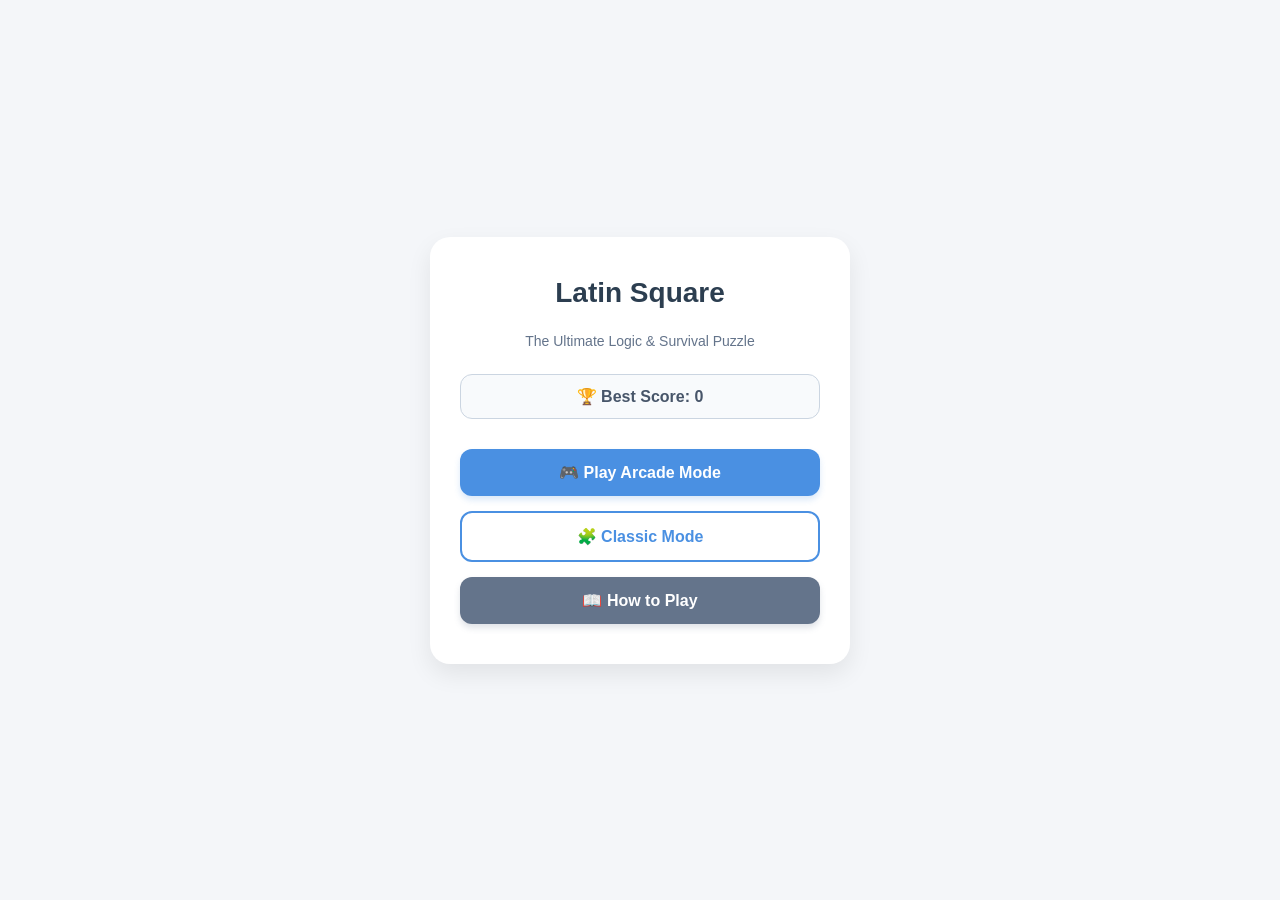
<file: index.html>
<!DOCTYPE html>
<html lang="en">
<head>
    <meta charset="UTF-8">
    <meta name="viewport" content="width=device-width, initial-scale=1.0">
    <title>Latin Square Puzzle - Home</title>
    <style>
        :root {
            --bg-color: #f4f6f9;
            --card-bg: #ffffff;
            --primary-color: #4a90e2;
            --text-color: #2c3e50;
            --border-color: #cbd5e1;
            --accent-color: #2ec4b6;
        }

        body {
            font-family: 'Segoe UI', Tahoma, Geneva, Verdana, sans-serif;
            background-color: var(--bg-color);
            color: var(--text-color);
            display: flex;
            flex-direction: column;
            align-items: center;
            justify-content: center;
            min-height: 100vh;
            margin: 0;
            padding: 20px;
            box-sizing: border-box;
        }

        .menu-container {
            background: var(--card-bg);
            padding: 40px 30px;
            border-radius: 20px;
            box-shadow: 0 10px 25px rgba(0, 0, 0, 0.08);
            display: flex;
            flex-direction: column;
            align-items: center;
            max-width: 360px;
            width: 100%;
            text-align: center;
        }

        h1 {
            margin-top: 0;
            margin-bottom: 10px;
            font-size: 28px;
            color: var(--text-color);
        }

        p.subtitle {
            color: #64748b;
            font-size: 14px;
            margin-bottom: 25px;
        }

        .high-score-banner {
            background: #f8fafc;
            border: 1px solid var(--border-color);
            padding: 12px 20px;
            border-radius: 12px;
            font-size: 16px;
            font-weight: 600;
            color: #475569;
            margin-bottom: 30px;
            width: 100%;
            box-sizing: border-box;
        }

        .menu-buttons {
            display: flex;
            flex-direction: column;
            gap: 15px;
            width: 100%;
        }

        .btn {
            background-color: var(--primary-color);
            color: white;
            border: none;
            padding: 14px;
            font-size: 16px;
            font-weight: bold;
            border-radius: 12px;
            cursor: pointer;
            text-decoration: none;
            transition: all 0.2s ease;
            box-shadow: 0 4px 6px rgba(74, 144, 226, 0.2);
            display: block;
            box-sizing: border-box;
        }

        .btn:hover {
            transform: translateY(-2px);
            box-shadow: 0 6px 12px rgba(74, 144, 226, 0.3);
        }

        .btn-secondary {
            background-color: #ffffff;
            color: var(--primary-color);
            border: 2px solid var(--primary-color);
            box-shadow: none;
        }

        .btn-secondary:hover {
            background-color: #f0f7ff;
        }

        .btn-info {
            background-color: #64748b;
            box-shadow: 0 4px 6px rgba(100, 116, 139, 0.2);
        }
        
        .btn-info:hover {
            background-color: #475569;
        }
    </style>
</head>
<body>

    <div class="menu-container">
        <h1>Latin Square</h1>
        <p class="subtitle">The Ultimate Logic & Survival Puzzle</p>

        <div class="high-score-banner">
            🏆 Best Score: <span id="homeHighScore">0</span>
        </div>

        <div class="menu-buttons">
            <!-- Arcade Survival Mode -->
            <a href="latinSquare.html?mode=arcade" class="btn">🎮 Play Arcade Mode</a>
            
            <!-- Classic Puzzle Mode -->
            <a href="latinSquare.html?mode=classic" class="btn btn-secondary">🧩 Classic Mode</a>
            
            <!-- Info Screen Placeholder -->
            <a href="info.html" class="btn btn-info">📖 How to Play</a>
        </div>
    </div>

    <script>
        // Automatically fetch and display the high score from local storage
        window.addEventListener('DOMContentLoaded', () => {
            const savedHighScore = localStorage.getItem('latinSquareHighScore') || 0;
            document.getElementById('homeHighScore').textContent = savedHighScore;
        });
    </script>

</body>
</html>
</file>
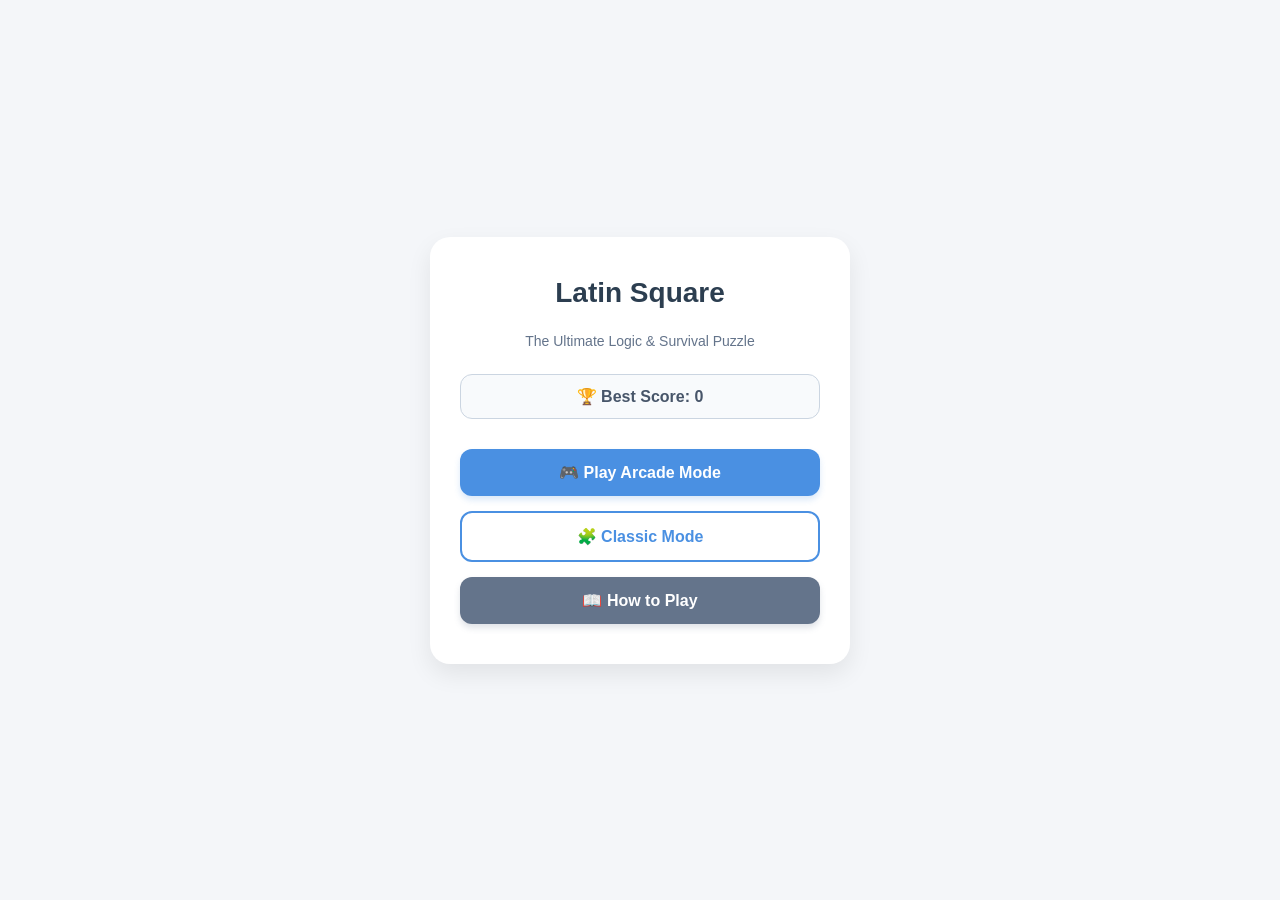
<file: homepage.html>
<!DOCTYPE html>
<html lang="en">
<head>
    <meta charset="UTF-8">
    <meta name="viewport" content="width=device-width, initial-scale=1.0">
    <title>Latin Square Puzzle - Home</title>
    <style>
        :root {
            --bg-color: #f4f6f9;
            --card-bg: #ffffff;
            --primary-color: #4a90e2;
            --text-color: #2c3e50;
            --border-color: #cbd5e1;
            --accent-color: #2ec4b6;
        }

        body {
            font-family: 'Segoe UI', Tahoma, Geneva, Verdana, sans-serif;
            background-color: var(--bg-color);
            color: var(--text-color);
            display: flex;
            flex-direction: column;
            align-items: center;
            justify-content: center;
            min-height: 100vh;
            margin: 0;
            padding: 20px;
            box-sizing: border-box;
        }

        .menu-container {
            background: var(--card-bg);
            padding: 40px 30px;
            border-radius: 20px;
            box-shadow: 0 10px 25px rgba(0, 0, 0, 0.08);
            display: flex;
            flex-direction: column;
            align-items: center;
            max-width: 360px;
            width: 100%;
            text-align: center;
        }

        h1 {
            margin-top: 0;
            margin-bottom: 10px;
            font-size: 28px;
            color: var(--text-color);
        }

        p.subtitle {
            color: #64748b;
            font-size: 14px;
            margin-bottom: 25px;
        }

        .high-score-banner {
            background: #f8fafc;
            border: 1px solid var(--border-color);
            padding: 12px 20px;
            border-radius: 12px;
            font-size: 16px;
            font-weight: 600;
            color: #475569;
            margin-bottom: 30px;
            width: 100%;
            box-sizing: border-box;
        }

        .menu-buttons {
            display: flex;
            flex-direction: column;
            gap: 15px;
            width: 100%;
        }

        .btn {
            background-color: var(--primary-color);
            color: white;
            border: none;
            padding: 14px;
            font-size: 16px;
            font-weight: bold;
            border-radius: 12px;
            cursor: pointer;
            text-decoration: none;
            transition: all 0.2s ease;
            box-shadow: 0 4px 6px rgba(74, 144, 226, 0.2);
            display: block;
            box-sizing: border-box;
        }

        .btn:hover {
            transform: translateY(-2px);
            box-shadow: 0 6px 12px rgba(74, 144, 226, 0.3);
        }

        .btn-secondary {
            background-color: #ffffff;
            color: var(--primary-color);
            border: 2px solid var(--primary-color);
            box-shadow: none;
        }

        .btn-secondary:hover {
            background-color: #f0f7ff;
        }

        .btn-info {
            background-color: #64748b;
            box-shadow: 0 4px 6px rgba(100, 116, 139, 0.2);
        }
        
        .btn-info:hover {
            background-color: #475569;
        }
    </style>
</head>
<body>

    <div class="menu-container">
        <h1>Latin Square</h1>
        <p class="subtitle">The Ultimate Logic & Survival Puzzle</p>

        <div class="high-score-banner">
            🏆 Best Score: <span id="homeHighScore">0</span>
        </div>

        <div class="menu-buttons">
            <!-- Main arcade survival mode -->
            <a href="latinSquare.html" class="btn">🎮 Play Arcade Mode</a>
            
            <!-- Future placeholders -->
            <a href="classic.html" class="btn btn-secondary">🧩 Classic Mode</a>
            <a href="info.html" class="btn btn-info">📖 How to Play</a>
        </div>
    </div>

    <script>
        // Automatically fetch and display the high score from local storage
        window.addEventListener('DOMContentLoaded', () => {
            const savedHighScore = localStorage.getItem('latinSquareHighScore') || 0;
            document.getElementById('homeHighScore').textContent = savedHighScore;
        });
    </script>

</body>
</html>
</file>
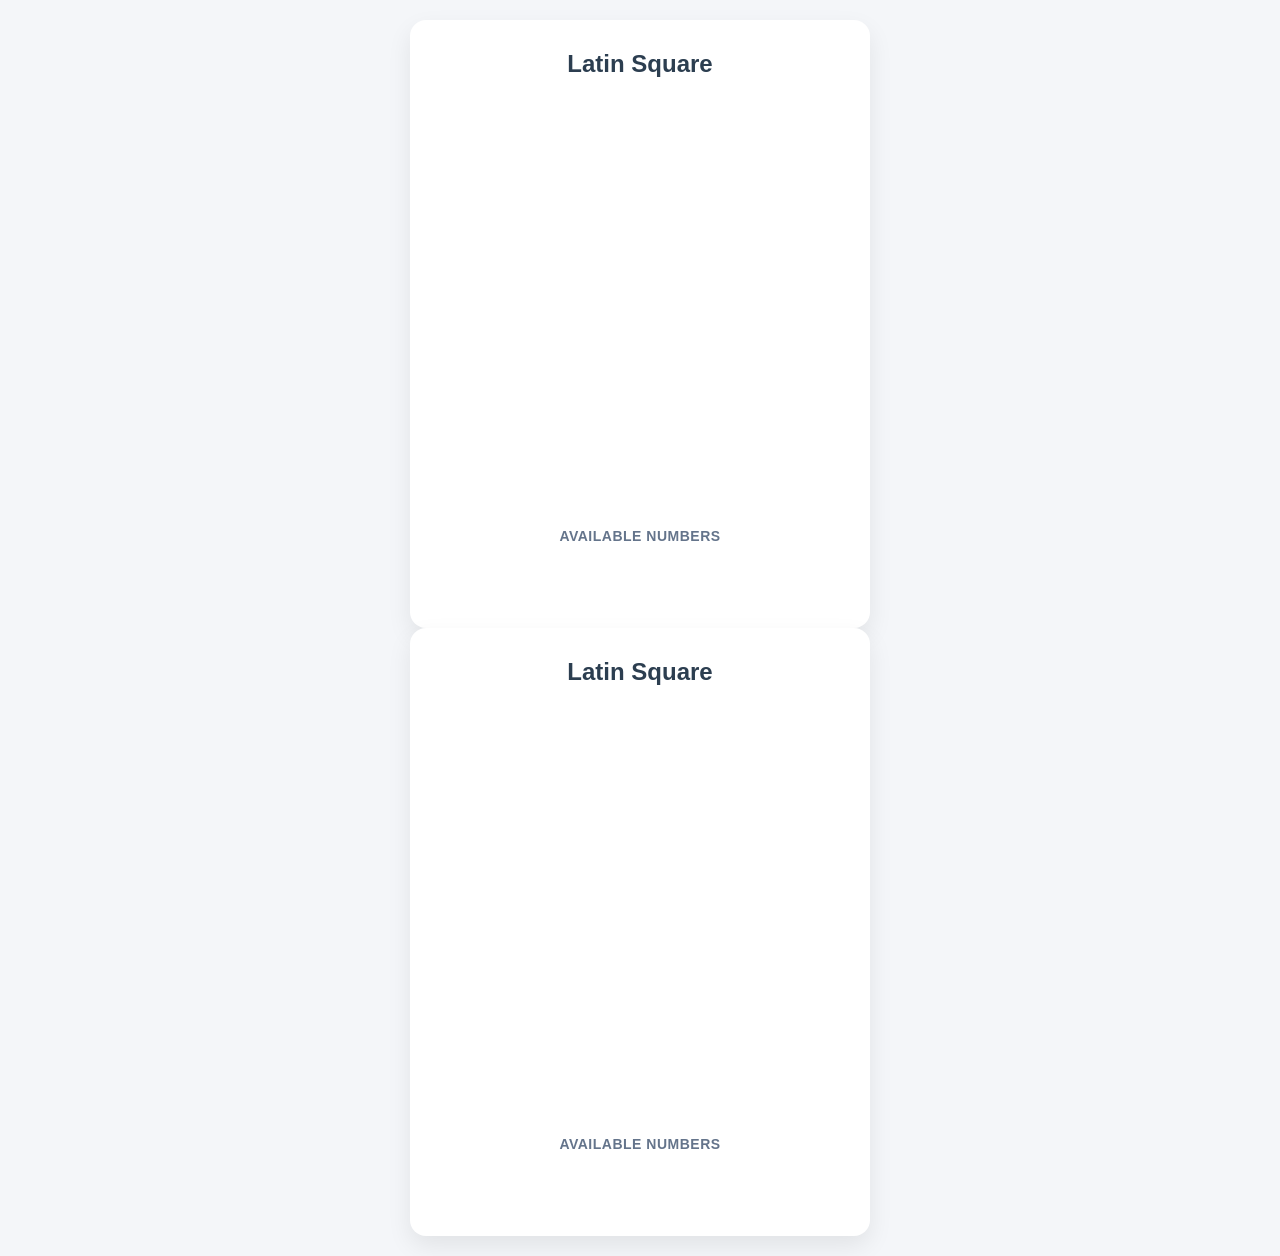
<file: indexOG.html>
<!-- V1 THIS ONLY GOES WITH latinSquare.JS AND HAD SOME BUGS DUE TO UI IMPLEMENTATION-->
 <!DOCTYPE html>
<html lang="en">
<head>
    <meta charset="UTF-8">
    <meta name="viewport" content="width=device-width, initial-scale=1.0">
    <title>Latin Square Puzzle Game</title>
    <style>
        :root {
            --bg-color: #f4f6f9;
            --card-bg: #ffffff;
            --primary-color: #4a90e2;
            --primary-hover: #357abd;
            --cell-bg: #eef2f7;
            --cell-filled: #ffffff;
            --text-color: #2c3e50;
            --border-color: #cbd5e1;
            --accent-color: #2ec4b6;
        }

        body {
            font-family: 'Segoe UI', Tahoma, Geneva, Verdana, sans-serif;
            background-color: var(--bg-color);
            color: var(--text-color);
            display: flex;
            flex-direction: column;
            align-items: center;
            justify-content: center;
            min-height: 100vh;
            margin: 0;
            padding: 20px;
            box-sizing: border-box;
        }

        .game-container {
            background: var(--card-bg);
            padding: 30px;
            border-radius: 16px;
            box-shadow: 0 10px 25px rgba(0, 0, 0, 0.08);
            display: flex;
            flex-direction: column;
            align-items: center;
            max-width: 400px;
            width: 100%;
        }

        h1 {
            margin-top: 0;
            margin-bottom: 20px;
            font-size: 24px;
            color: var(--text-color);
        }

        /* GRID STYLING */
        .grid-board {
            display: grid;
            grid-template-columns: repeat(3, 1fr);
            gap: 10px;
            width: 100%;
            aspect-ratio: 1;
            margin-bottom: 30px;
        }

        .cell {
            background-color: var(--cell-bg);
            border: 2px solid var(--border-color);
            border-radius: 10px;
            display: flex;
            align-items: center;
            justify-content: center;
            font-size: 28px;
            font-weight: bold;
            cursor: pointer;
            user-select: none;
            transition: all 0.2s ease;
        }

        .cell:hover {
            border-color: var(--primary-color);
            background-color: #e2e8f0;
        }

        .cell.filled {
            background-color: var(--cell-filled);
            cursor: default;
        }

        .cell.target-highlight {
            border-color: var(--primary-color);
            box-shadow: 0 0 0 3px rgba(74, 144, 226, 0.3);
        }

        /* CANDIDATE TRAY STYLING */
        .tray-label {
            font-size: 14px;
            font-weight: 600;
            color: #64748b;
            margin-bottom: 10px;
            text-transform: uppercase;
            letter-spacing: 0.5px;
        }

        .candidates-tray {
            display: flex;
            justify-content: center;
            gap: 15px;
            width: 100%;
            margin-bottom: 20px;
        }

        .candidate-btn {
            width: 60px;
            height: 60px;
            border-radius: 50%;
            border: 2px solid var(--primary-color);
            background-color: #ffffff;
            color: var(--primary-color);
            font-size: 24px;
            font-weight: bold;
            cursor: pointer;
            display: flex;
            align-items: center;
            justify-content: center;
            transition: all 0.2s ease;
            box-shadow: 0 4px 6px rgba(0, 0, 0, 0.05);
        }

        .candidate-btn:hover {
            transform: translateY(-2px);
            box-shadow: 0 6px 12px rgba(0, 0, 0, 0.1);
        }

        .candidate-btn.selected {
            background-color: var(--primary-color);
            color: #ffffff;
            transform: scale(1.1);
            box-shadow: 0 6px 12px rgba(74, 144, 226, 0.4);
        }

        .candidate-btn.empty-slot {
            border-color: #e2e8f0;
            background-color: #f8fafc;
            color: #cbd5e1;
            cursor: not-allowed;
            box-shadow: none;
            transform: none;
        }

        /* STATUS MESSAGE */
        .status-message {
            height: 24px;
            font-size: 14px;
            font-weight: 600;
            text-align: center;
            color: #ef4444;
        }

        .status-message.success {
            color: var(--accent-color);
        }
    </style>
</head>
<body>

    <div class="game-container">
        <h1>Latin Square</h1>

        <div id="gridBoard" class="grid-board"></div>

        <div class="tray-label">Available Numbers</div>
        <div id="candidatesTray" class="candidates-tray"></div>

        <div id="statusMessage" class="status-message"></div>
    </div>
    <script src="latinSquare.js"></script>
    <script>
        // GAME STATE
        /*let matrix = [
            [0, 2, 0],
            [2, 1, 3],
            [1, 3, 0]
        ];

        let availNums = [];*/
        let selectedCandidateIndex = null;

        // INITIALIZATION
        function initGame() {
            availNums = newAvailNums();
            renderGrid();
            renderCandidates();
            setStatus("Select an available number below, then pick a cell.");
        }

        // DOM RENDERERS
        function renderGrid() {
            const gridContainer = document.getElementById('gridBoard');
            gridContainer.innerHTML = '';

            for (let r = 0; r < matrix.length; r++) {
                for (let c = 0; c < matrix[r].length; c++) {
                    const cellVal = matrix[r][c];
                    const cellEl = document.createElement('div');
                    cellEl.className = `cell ${cellVal !== 0 ? 'filled' : ''}`;
                    
                    // Display blank for 0, otherwise show value
                    cellEl.textContent = cellVal === 0 ? '' : cellVal;
                    
                    // Add click action for playable cells
                    if (cellVal === 0) {
                        cellEl.addEventListener('click', () => handleCellClick(r, c));
                    }

                    gridContainer.appendChild(cellEl);
                }
            }
        }

        function renderCandidates() {
            const trayContainer = document.getElementById('candidatesTray');
            trayContainer.innerHTML = '';

            availNums.forEach((num, index) => {
                const btn = document.createElement('button');
                
                if (num === null || num === undefined) {
                    btn.className = 'candidate-btn empty-slot';
                    btn.textContent = '-';
                    btn.disabled = true;
                } else {
                    btn.className = `candidate-btn ${selectedCandidateIndex === index ? 'selected' : ''}`;
                    btn.textContent = num;
                    btn.addEventListener('click', () => handleCandidateSelect(index));
                }

                trayContainer.appendChild(btn);
            });
        }

        // EVENT HANDLERS
        function handleCandidateSelect(index) {
            if (availNums[index] === null) return;
            selectedCandidateIndex = index;
            renderCandidates();
            setStatus(`Selected number ${availNums[index]}. Now tap an empty cell.`, true);
        }

        function handleCellClick(r, c) {
            if (selectedCandidateIndex === null) {
                setStatus("Please select a candidate number first!");
                return;
            }

            const chosenNum = availNums[selectedCandidateIndex];
            const inputChoice = [chosenNum, r, c];

            // Execute move using your Engine logic
            const moveSuccess = UserInput(inputChoice, availNums);

            if (moveSuccess) {
                selectedCandidateIndex = null;
                renderGrid();
                renderCandidates();
            }
        }

        function setStatus(msg, isSuccess = false) {
            const statusEl = document.getElementById('statusMessage');
            statusEl.textContent = msg;
            statusEl.className = `status-message ${isSuccess ? 'success' : ''}`;
        }

        // GAME ENGINE LOGIC INTEGRATION
        /*function UserInput(inputChoice, availNum) {
            let myInput = Number(inputChoice[0]);
            let xPos = Number(inputChoice[1]); // row
            let yPos = Number(inputChoice[2]); // col
            let cellCord = xPos + '-' + yPos;

            if (availNum.includes(myInput)) {
                let legalMovesMap1 = get_legal_moves(matrix);
                let numCheck = legalMovesMap1.get(cellCord);

                if (numCheck && numCheck.includes(myInput)) {
                    // Place the move
                    matrix[xPos][yPos] = myInput;

                    // Remove from available candidates using splice
                    let myIndex = availNum.indexOf(myInput);
                    availNum.splice(myIndex, 1);

                    // Check for Row and Column clears
                    clearRow(xPos);
                    clearCol(yPos);

                    // Check if candidate tray is empty -> Refill if so
                    if (availNum.length === 0) {
                        availNums = newAvailNums();
                        setStatus("Cleared choices! Generated new candidate numbers.", true);
                    } else {
                        setStatus("Valid move!", true);
                    }

                    return true;
                } else {
                    setStatus("Illegal move! Cell conflicts with Row or Column.");
                    return false;
                }
            } else {
                setStatus("Selected number is no longer available.");
                return false;
            }
        }

        function clearRow(rown) {
            if (!matrix[rown].includes(0)) {
                setStatus(`Row ${rown + 1} Cleared!`, true);
                matrix[rown] = new Array(matrix[0].length).fill(0);
            }
        }

        function clearCol(coln) {
            let colValues = matrix.map(row => row[coln]);
            if (!colValues.includes(0)) {
                setStatus(`Column ${coln + 1} Cleared!`, true);
                for (let r = 0; r < matrix.length; r++) {
                    matrix[r][coln] = 0;
                }
            }
        }

        function newAvailNums() {
            let availCand = [];
            let n = matrix[0].length;

            while (availCand.length < n) {
                let randInt = Math.floor(Math.random() * n) + 1;
                let getCount1 = matrix.flat().filter(num => num === randInt).length;
                let newCount = availCand.filter(num => num === randInt).length;
                let totalCount = getCount1 + newCount;

                if (totalCount < n) {
                    availCand.push(randInt);
                }
            }
            return availCand;
        }

        function get_legal_moves(matrix) {
            let allowedNumbers = [];
            for (let i = 1; i <= matrix[0].length; i++) {
                allowedNumbers.push(i);
            }

            const legalMovesMap = new Map();
            let nRows = Array.from({ length: matrix.length }, () => []);
            let nCols = Array.from({ length: matrix.length }, () => []);

            for (let x = 0; x < matrix.length; x++) {
                for (let y = 0; y < matrix.length; y++) {
                    let cellValue = matrix[x][y];
                    if (cellValue !== 0) {
                        nRows[x].push(cellValue);
                        nCols[y].push(cellValue);
                    }
                }
            }

            for (let r = 0; r < matrix.length; r++) {
                for (let c = 0; c < matrix.length; c++) {
                    let currentCellValue = matrix[r][c];
                    let cellCordKey = r + "-" + c;

                    if (currentCellValue !== 0) {
                        legalMovesMap.set(cellCordKey, []);
                        continue;
                    }

                    let validNumsForCell = [];
                    for (let i = 0; i < allowedNumbers.length; i++) {
                        let targetNum = allowedNumbers[i];
                        let isInRow = nRows[r].includes(targetNum);
                        let isInCol = nCols[c].includes(targetNum);

                        if (!isInRow && !isInCol) {
                            validNumsForCell.push(targetNum);
                        }
                    }
                    legalMovesMap.set(cellCordKey, validNumsForCell);
                }
            }
            return legalMovesMap;
        }
*/
        // Start game on load
        window.onload = initGame;
    </script>
</body>
</html><!DOCTYPE html>
<html lang="en">
<head>
    <meta charset="UTF-8">
    <meta name="viewport" content="width=device-width, initial-scale=1.0">
    <title>Latin Square Puzzle Game</title>
    <style>
        :root {
            --bg-color: #f4f6f9;
            --card-bg: #ffffff;
            --primary-color: #4a90e2;
            --primary-hover: #357abd;
            --cell-bg: #eef2f7;
            --cell-filled: #ffffff;
            --text-color: #2c3e50;
            --border-color: #cbd5e1;
            --accent-color: #2ec4b6;
        }

        body {
            font-family: 'Segoe UI', Tahoma, Geneva, Verdana, sans-serif;
            background-color: var(--bg-color);
            color: var(--text-color);
            display: flex;
            flex-direction: column;
            align-items: center;
            justify-content: center;
            min-height: 100vh;
            margin: 0;
            padding: 20px;
            box-sizing: border-box;
        }

        .game-container {
            background: var(--card-bg);
            padding: 30px;
            border-radius: 16px;
            box-shadow: 0 10px 25px rgba(0, 0, 0, 0.08);
            display: flex;
            flex-direction: column;
            align-items: center;
            max-width: 400px;
            width: 100%;
        }

        h1 {
            margin-top: 0;
            margin-bottom: 20px;
            font-size: 24px;
            color: var(--text-color);
        }

        /* GRID STYLING */
        .grid-board {
            display: grid;
            grid-template-columns: repeat(3, 1fr);
            gap: 10px;
            width: 100%;
            aspect-ratio: 1;
            margin-bottom: 30px;
        }

        .cell {
            background-color: var(--cell-bg);
            border: 2px solid var(--border-color);
            border-radius: 10px;
            display: flex;
            align-items: center;
            justify-content: center;
            font-size: 28px;
            font-weight: bold;
            cursor: pointer;
            user-select: none;
            transition: all 0.2s ease;
        }

        .cell:hover {
            border-color: var(--primary-color);
            background-color: #e2e8f0;
        }

        .cell.filled {
            background-color: var(--cell-filled);
            cursor: default;
        }

        .cell.target-highlight {
            border-color: var(--primary-color);
            box-shadow: 0 0 0 3px rgba(74, 144, 226, 0.3);
        }

        /* CANDIDATE TRAY STYLING */
        .tray-label {
            font-size: 14px;
            font-weight: 600;
            color: #64748b;
            margin-bottom: 10px;
            text-transform: uppercase;
            letter-spacing: 0.5px;
        }

        .candidates-tray {
            display: flex;
            justify-content: center;
            gap: 15px;
            width: 100%;
            margin-bottom: 20px;
        }

        .candidate-btn {
            width: 60px;
            height: 60px;
            border-radius: 50%;
            border: 2px solid var(--primary-color);
            background-color: #ffffff;
            color: var(--primary-color);
            font-size: 24px;
            font-weight: bold;
            cursor: pointer;
            display: flex;
            align-items: center;
            justify-content: center;
            transition: all 0.2s ease;
            box-shadow: 0 4px 6px rgba(0, 0, 0, 0.05);
        }

        .candidate-btn:hover {
            transform: translateY(-2px);
            box-shadow: 0 6px 12px rgba(0, 0, 0, 0.1);
        }

        .candidate-btn.selected {
            background-color: var(--primary-color);
            color: #ffffff;
            transform: scale(1.1);
            box-shadow: 0 6px 12px rgba(74, 144, 226, 0.4);
        }

        .candidate-btn.empty-slot {
            border-color: #e2e8f0;
            background-color: #f8fafc;
            color: #cbd5e1;
            cursor: not-allowed;
            box-shadow: none;
            transform: none;
        }

        /* STATUS MESSAGE */
        .status-message {
            height: 24px;
            font-size: 14px;
            font-weight: 600;
            text-align: center;
            color: #ef4444;
        }

        .status-message.success {
            color: var(--accent-color);
        }
    </style>
</head>
<body>

    <div class="game-container">
        <h1>Latin Square</h1>

        <div id="gridBoard" class="grid-board"></div>

        <div class="tray-label">Available Numbers</div>
        <div id="candidatesTray" class="candidates-tray"></div>

        <div id="statusMessage" class="status-message"></div>
    </div>

</body>
</html>
</file>
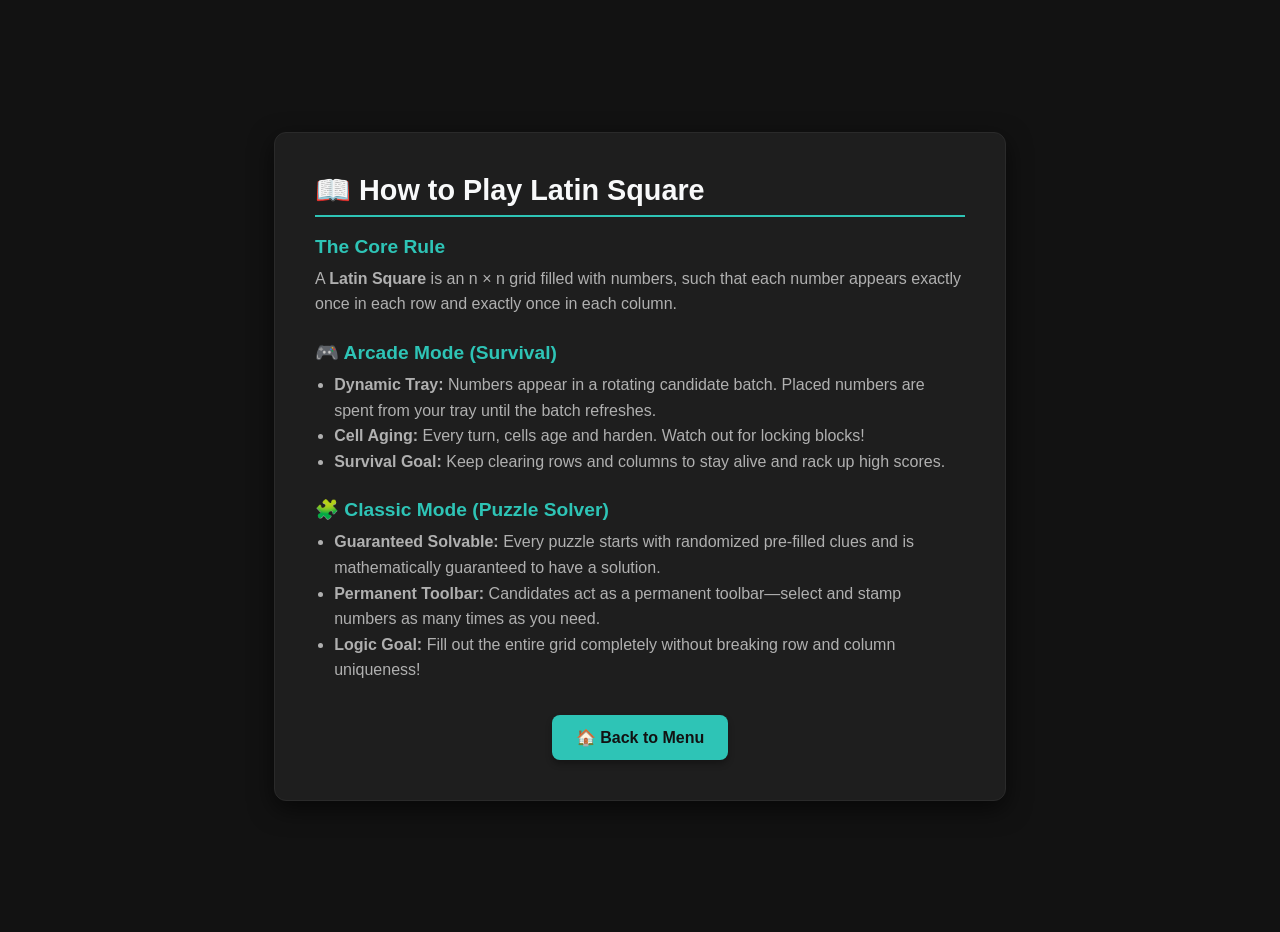
<file: info.html>
<!DOCTYPE html>
<html lang="en">
<head>
    <meta charset="UTF-8">
    <meta name="viewport" content="width=device-width, initial-scale=1.0">
    <link rel="icon" href="data:,">
    <title>How to Play - Latin Square</title>
    <link rel="stylesheet" href="style.css">
</head>
<body class="info-body">
    <div class="info-container">
        <h1>📖 How to Play Latin Square</h1>
        
        <section class="rule-section">
            <h2>The Core Rule</h2>
            <p>A <strong>Latin Square</strong> is an n × n grid filled with numbers, such that each number appears exactly once in each row and exactly once in each column.</p>
        </section>

        <section class="rule-section">
            <h2>🎮 Arcade Mode (Survival)</h2>
            <ul>
                <li><strong>Dynamic Tray:</strong> Numbers appear in a rotating candidate batch. Placed numbers are spent from your tray until the batch refreshes.</li>
                <li><strong>Cell Aging:</strong> Every turn, cells age and harden. Watch out for locking blocks!</li>
                <li><strong>Survival Goal:</strong> Keep clearing rows and columns to stay alive and rack up high scores.</li>
            </ul>
        </section>

        <section class="rule-section">
            <h2>🧩 Classic Mode (Puzzle Solver)</h2>
            <ul>
                <li><strong>Guaranteed Solvable:</strong> Every puzzle starts with randomized pre-filled clues and is mathematically guaranteed to have a solution.</li>
                <li><strong>Permanent Toolbar:</strong> Candidates act as a permanent toolbar—select and stamp numbers as many times as you need.</li>
                <li><strong>Logic Goal:</strong> Fill out the entire grid completely without breaking row and column uniqueness!</li>
            </ul>
        </section>

        <div class="menu-nav">
            <a href="index.html" class="btn">🏠 Back to Menu</a>
        </div>
    </div>
</body>
</html>
</file>
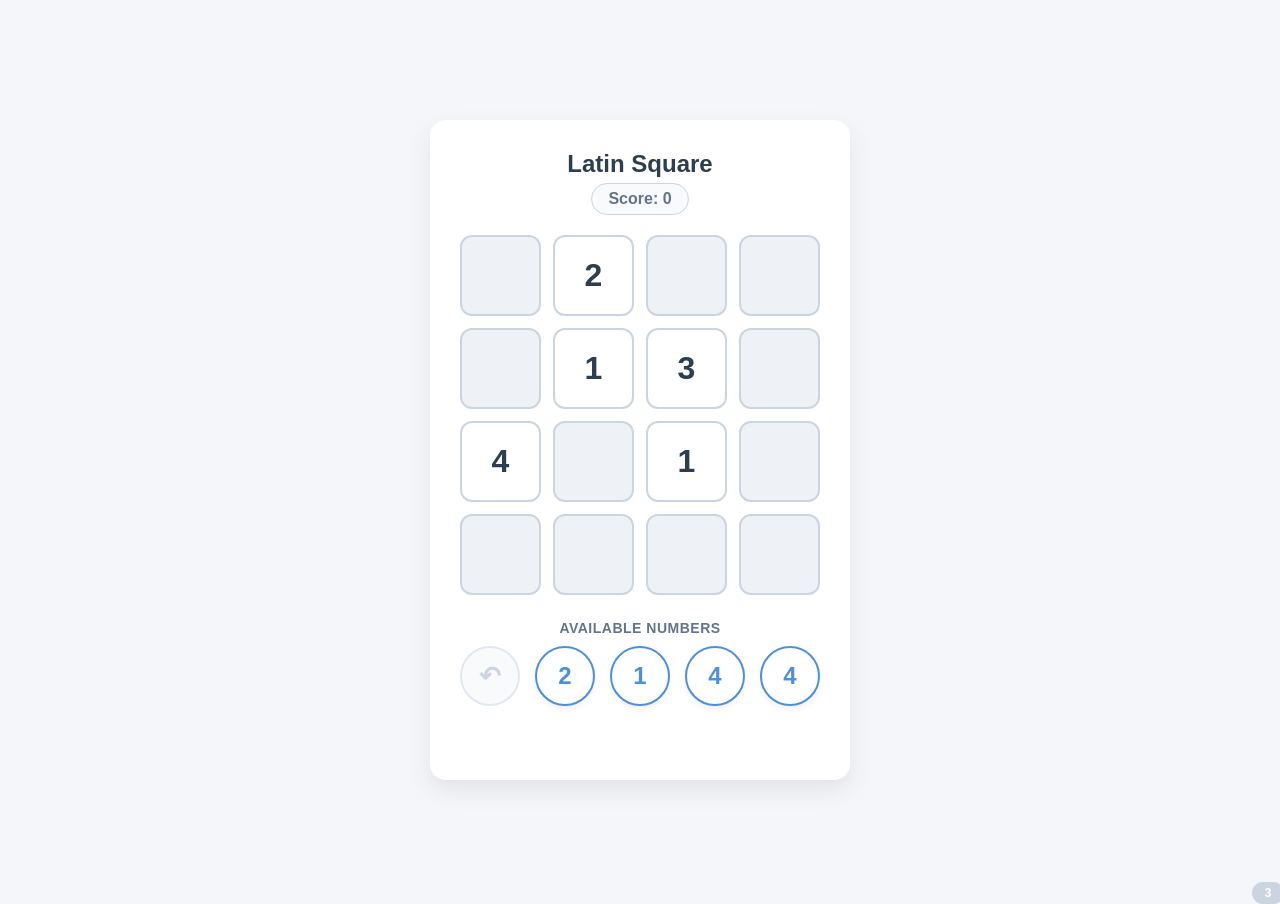
<file: latinSquare.html>
<!DOCTYPE html>
<html lang="en">
<head>
    <meta charset="UTF-8">
    <meta name="viewport" content="width=device-width, initial-scale=1.0">
    <title>Latin Square Puzzle Game</title>

    <link rel = "StyleSheet" href = "./style.css">
    <style>
        :root {
            --bg-color: #f4f6f9;
            --card-bg: #ffffff;
            --primary-color: #4a90e2;
            --cell-bg: #eef2f7;
            --cell-filled: #ffffff;
            --text-color: #2c3e50;
            --border-color: #cbd5e1;
            --accent-color: #2ec4b6;
        }
        body {
            font-family: 'Segoe UI', Tahoma, Geneva, Verdana, sans-serif;
            background-color: var(--bg-color);
            color: var(--text-color);
            display: flex;
            flex-direction: column;
            align-items: center;
            justify-content: center;
            min-height: 100vh;
            margin: 0;
            padding: 20px;
            box-sizing: border-box;
        }

        .game-container {
            background: var(--card-bg);
            padding: 30px;
            border-radius: 16px;
            box-shadow: 0 10px 25px rgba(0, 0, 0, 0.08);
            display: flex;
            flex-direction: column;
            align-items: center;
            max-width: 360px;
            width: 100%;
        }

        h1 {
            margin-top: 0;
            margin-bottom: 5px;
            font-size: 24px;
            color: var(--text-color);
        }

        /* SCORE BOARD STYLING */
        .score-board {
            font-size: 16px;
            font-weight: 600;
            color: #64748b;
            margin-bottom: 20px;
            background: #f8fafc;
            padding: 6px 16px;
            border-radius: 20px;
            border: 1px solid var(--border-color);
        }

        /* FIXED GRID SIZING (Prevents resizing bugs) */
        .grid-board {
            display: grid;
            gap: 12px;
            width: 100%;
            aspect-ratio: 1;
            margin-bottom: 25px;
        }

        .cell {
            background-color: var(--cell-bg);
            border: 2px solid var(--border-color);
            border-radius: 12px;
            display: flex;
            align-items: center;
            justify-content: center;
            font-size: 32px;
            font-weight: bold;
            cursor: pointer;
            user-select: none;
            transition: all 0.3s ease;
            box-sizing: border-box;
            width: 100%;
            height: 100%;
        }

        .cell:hover {
            border-color: var(--primary-color);
            background-color: #e2e8f0;
        }

        .cell.filled {
            background-color: var(--cell-filled);
            cursor: default;
        }

        /* FULL-CELL ICE / FROST STYLING */
        .cell.hp-2 {
            background: linear-gradient(135deg, #e0f2fe 0%, #bae6fd 100%);
            border-color: #38bdf8;
            color: #0369a1;
            box-shadow: inset 0 0 10px rgba(56, 189, 248, 0.4);
        }

        .cell.hp-3 {
            background: linear-gradient(135deg, #7dd3fc 0%, #0284c7 100%);
            border-color: #0284c7;
            color: #f0f9ff;
            text-shadow: 0 1px 3px rgba(0,0,0,0.3);
            box-shadow: inset 0 0 15px rgba(255, 255, 255, 0.7), 0 4px 12px rgba(2, 132, 199, 0.3);
        }

        /* CANDIDATE TRAY */
        .tray-label {
            font-size: 14px;
            font-weight: 600;
            color: #64748b;
            margin-bottom: 10px;
            text-transform: uppercase;
            letter-spacing: 0.5px;
        }

        .candidates-tray {
            display: flex;
            justify-content: center;
            gap: 15px;
            width: 100%;
            margin-bottom: 20px;
        }

        .candidate-btn {
            width: 60px;
            height: 60px;
            border-radius: 50%;
            border: 2px solid var(--primary-color);
            background-color: #ffffff;
            color: var(--primary-color);
            font-size: 24px;
            font-weight: bold;
            cursor: pointer;
            display: flex;
            align-items: center;
            justify-content: center;
            transition: all 0.2s ease;
            box-shadow: 0 4px 6px rgba(0, 0, 0, 0.05);
        }

        .candidate-btn:hover {
            transform: translateY(-2px);
            box-shadow: 0 6px 12px rgba(0, 0, 0, 0.1);
        }

        .candidate-btn.selected {
            background-color: var(--primary-color);
            color: #ffffff;
            transform: scale(1.1);
        }

        .candidate-btn.empty-slot {
            border-color: #e2e8f0;
            background-color: #f8fafc;
            color: #cbd5e1;
            cursor: not-allowed;
            box-shadow: none;
            transform: none;
        }

        .status-message {
            height: 24px;
            font-size: 14px;
            font-weight: 600;
            text-align: center;
            color: #ef4444;
        }

        .status-message.success {
            color: var(--accent-color);
        }


        .score-badge {
            background-color: #1e1e1e;
            color: #2ec4b6;
            padding: 0.5rem 1rem;
            border-radius: 8px;
            font-weight: bold;
            font-size: 1.1rem;
            border: 1px solid #2a2a2a;
            box-shadow: inset 0 2px 4px rgba(0,0,0,0.5);
            display: inline-flex;
            gap: 0.5rem;
            align-items: center;
        }

        .scoreBadgeValue {
            color: #f8f9fa;
        }
    </style>
</head>
<body>

    <div class="game-container">
        <h1>Latin Square</h1>
        <div class="score-board">
            <span id="scoreBadgeLabel">Score:</span> 
            <span id="scoreBadgeValue">0</span>
        </div>

        <div id="gridBoard" class="grid-board"></div>

        <div class="tray-label">Available Numbers</div>
        <div id="candidatesTray" class="candidates-tray">
            <button id="undoBtn" class="undo-btn candidate-btn" type="button" onclick="undoMove()" aria-label="Undo move">
                <span class="undo-icon" aria-hidden="true">&#8630;</span>
                <span id="undoCountVal" class="undo-badge"></span>
            </button>
        </div>

        <div id="statusMessage" class="status-message"></div>
    </div>

    <!-- Classic Victory Modal -->
    <div id="classicVictoryModal" class="modal-overlay" style="display: none;">
        <div class="modal-content">
            <h2>🧩 Puzzle Solved!</h2>
            <p>You completed the Latin Square perfectly.</p>
            <div class="stats-box">
                <p><strong>Turns Taken:</strong> <span id="classicTurnsVal">0</span></p>
                <p><strong>Best Turns:</strong> <span id="classicBestVal">0</span> <span id="classicNewRecordBadge" class="badge-new" style="display:none;">NEW BEST!</span></p>
            </div>
            <div class="modal-actions">
                <button class="btn" onclick="location.reload()">🔄 Play Again</button>
                <a href="index.html" class="btn">🏠 Main Menu</a>
            </div>
        </div>
    </div>
    
    <!-- Arcade Game Over Modal -->
    <div id="gameOverModal" class="modal-overlay" style="display: none;">
        <div class="modal-content">
            <h2>💀 Game Over</h2>
            <p>No legal moves left or the board locked up!</p>
            <div class="stats-box">
                <p><strong id="gameOverStat1Label">Final Score:</strong> <span id="gameOverStat1Val">0</span></p>
                <p><strong id="gameOverStat2Label">High Score:</strong> <span id="gameOverStat2Val">0</span></p>
            </div>
            <div class="modal-actions">
                <button class="btn" onclick="location.reload()">🔄 Try Again</button>
                <a href="index.html" class="btn">🏠 Main Menu</a>
            </div>
        </div>
    </div>

    <!-- 📺 New Rewarded Ad Modal -->
    <div id="adModal" class="modal-overlay" style="display: none;">
        <div class="modal-content">
            <h2>📺 Watch Ad for Reward</h2>
            <p>Support the game and earn a bonus perk!</p>
            <div class="stats-box" style="text-align: center; padding: 2rem;">
                <p style="color: #2ec4b6; font-weight: bold;">[ Simulated Video Ad Playing... ]</p>
            </div>
            <div class="modal-actions">
                <button class="btn" onclick="completeAdReward()">✅ Claim Reward</button>
                <button class="btn btn-secondary" onclick="closeAdModal()">❌ Close</button>
            </div>
        </div>
    </div>
    
    <script src="./latinSquare.js"></script>
    <script src="./rendering.js"></script>
    <script src="./ads.js"></script>
    <script src="./powerups.js"></script>
</body>
</html>
</file>
<file: style.css>
/* Global App Theme */
body {
    background-color: #121212;
    color: #e0e0e0;
    font-family: 'Segoe UI', Tahoma, Geneva, Verdana, sans-serif;
    margin: 0;
    padding: 0;
}

/* Unified Button Styling (shared across index.html & info.html) */
.btn {
    display: inline-block;
    background-color: #2ec4b6;
    color: #121212;
    padding: 0.8rem 1.5rem;
    font-size: 1rem;
    font-weight: bold;
    text-decoration: none;
    border-radius: 8px;
    transition: background-color 0.2s, transform 0.1s;
    box-shadow: 0 4px 6px rgba(0,0,0,0.3);
    text-align: center;
    cursor: pointer;
}

.btn:hover {
    background-color: #2cb5a8;
    transform: translateY(-2px);
}

.btn:active {
    transform: translateY(0);
}

/* Info Page Layout */
.info-body {
    display: flex;
    justify-content: center;
    align-items: center;
    min-height: 100vh;
    padding: 1rem;
}

.info-container {
    max-width: 650px;
    background: #1e1e1e;
    padding: 2.5rem;
    border-radius: 12px;
    box-shadow: 0 8px 24px rgba(0,0,0,0.6);
    border: 1px solid #2a2a2a;
}

.info-container h1 {
    color: #f8f9fa;
    margin-top: 0;
    font-size: 1.8rem;
    border-bottom: 2px solid #2ec4b6;
    padding-bottom: 0.5rem;
}

.rule-section {
    margin-bottom: 1.5rem;
}

.rule-section h2 {
    color: #2ec4b6;
    font-size: 1.2rem;
    margin-bottom: 0.5rem;
}

.rule-section p, .rule-section ul {
    color: #b0b0b0;
    line-height: 1.6;
    margin: 0;
}

.rule-section ul {
    padding-left: 1.2rem;
}

.menu-nav {
    margin-top: 2rem;
    text-align: center;
}





/* Shared Modal Overlay */
.modal-overlay {
    display: none;
    position: fixed;
    top: 0;
    left: 0;
    width: 100vw;
    height: 100vh;
    background: rgba(0, 0, 0, 0.75);
    justify-content: center;
    align-items: center;
    z-index: 1000;
}

.modal-content {
    background: #1e1e1e;
    border: 1px solid #2a2a2a;
    padding: 2.5rem;
    border-radius: 12px;
    text-align: center;
    max-width: 400px;
    width: 90%;
    box-shadow: 0 10px 30px rgba(0,0,0,0.7);
}

.modal-content h2 {
    color: #2ec4b6;
    margin-top: 0;
}

.stats-box {
    background: #121212;
    padding: 1rem;
    border-radius: 8px;
    margin: 1.5rem 0;
    text-align: left;
    border: 1px solid #222;
}

.stats-box p {
    margin: 0.5rem 0;
    color: #e0e0e0;
}

.badge-new {
    background: #ff9f1c;
    color: #121212;
    padding: 0.15rem 0.4rem;
    font-size: 0.75rem;
    font-weight: bold;
    border-radius: 4px;
    margin-left: 0.5rem;
    vertical-align: middle;
}

.modal-actions {
    display: flex;
    gap: 1rem;
    justify-content: center;
    margin-top: 1.5rem;
}




//-----UI BUTTON-----
/*.tray-row {
    display: flex;
    align-items: center;
    justify-content: center;
    gap: 15px;
    width: 100%;
    margin-bottom: 20px;
}*/

.undo-btn {
    position: relative;
    flex-shrink: 0;
    /*display: inline-flex;
    align-items: center;
    justify-content: center;
    width: 48px;
    height: 48px;
    border-radius: 50%;
    border: 1px solid rgba(255, 255, 255, 0.22);
    background: #1f2937;
    color: #f9fafb;
    cursor: pointer;
    transition: opacity 0.2s ease, transform 0.15s ease, background-color 0.2s ease;*/
}

/*.undo-btn:hover:not(.is-empty) {
    background: #2c3a4f;
    transform: translateY(-1px);
}

.undo-btn:active:not(.is-empty) {
    transform: translateY(0);
}*/

.undo-icon {
    font-size: 26px;
    line-height: 1;
}

.undo-badge {
    position: absolute;
    right: -4px;
    bottom: -4px;
    min-width: 22px;
    height: 22px;
    padding: 0 5px;
    border-radius: 999px;
    background-color: var(--primary-color);
    color: #ffffff;
    font-size: 12px;
    font-weight: 700;
    line-height: 22px;
    text-align: center;
    box-shadow: 0 2px 5px rgba(0, 0, 0, 0.15);
}

/* Mutes the badge when the button gets .empty-slot */
.undo-btn.empty-slot .undo-badge {
    background-color: #cbd5e1;
    color: #ffffff;
    box-shadow: none;
}
</file>
